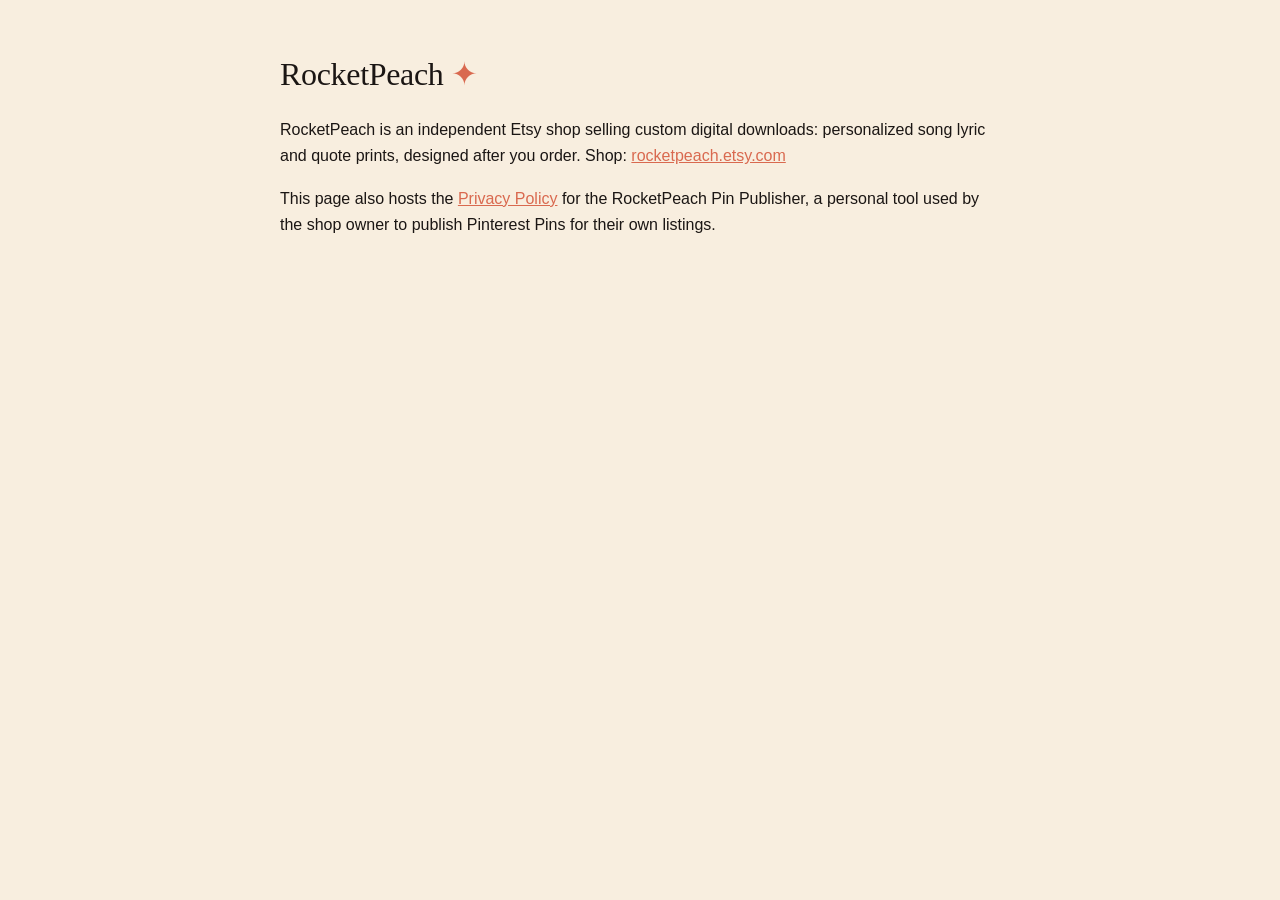
<file: index.html>
<!doctype html>
<html lang="en">
<head>
<meta charset="utf-8">
<meta name="viewport" content="width=device-width, initial-scale=1">
<title>RocketPeach</title>
<link rel="stylesheet" href="style.css">
</head>
<body>
<h1>RocketPeach <span class="star">&#10022;</span></h1>
<p>RocketPeach is an independent Etsy shop selling custom digital downloads: personalized song lyric and quote prints, designed after you order.
Shop: <a href="http://rocketpeach.etsy.com">rocketpeach.etsy.com</a></p>
<p>This page also hosts the <a href="privacy.html">Privacy Policy</a> for the
RocketPeach Pin Publisher, a personal tool used by the shop owner to
publish Pinterest Pins for their own listings.</p>
</body>
</html>
</file>
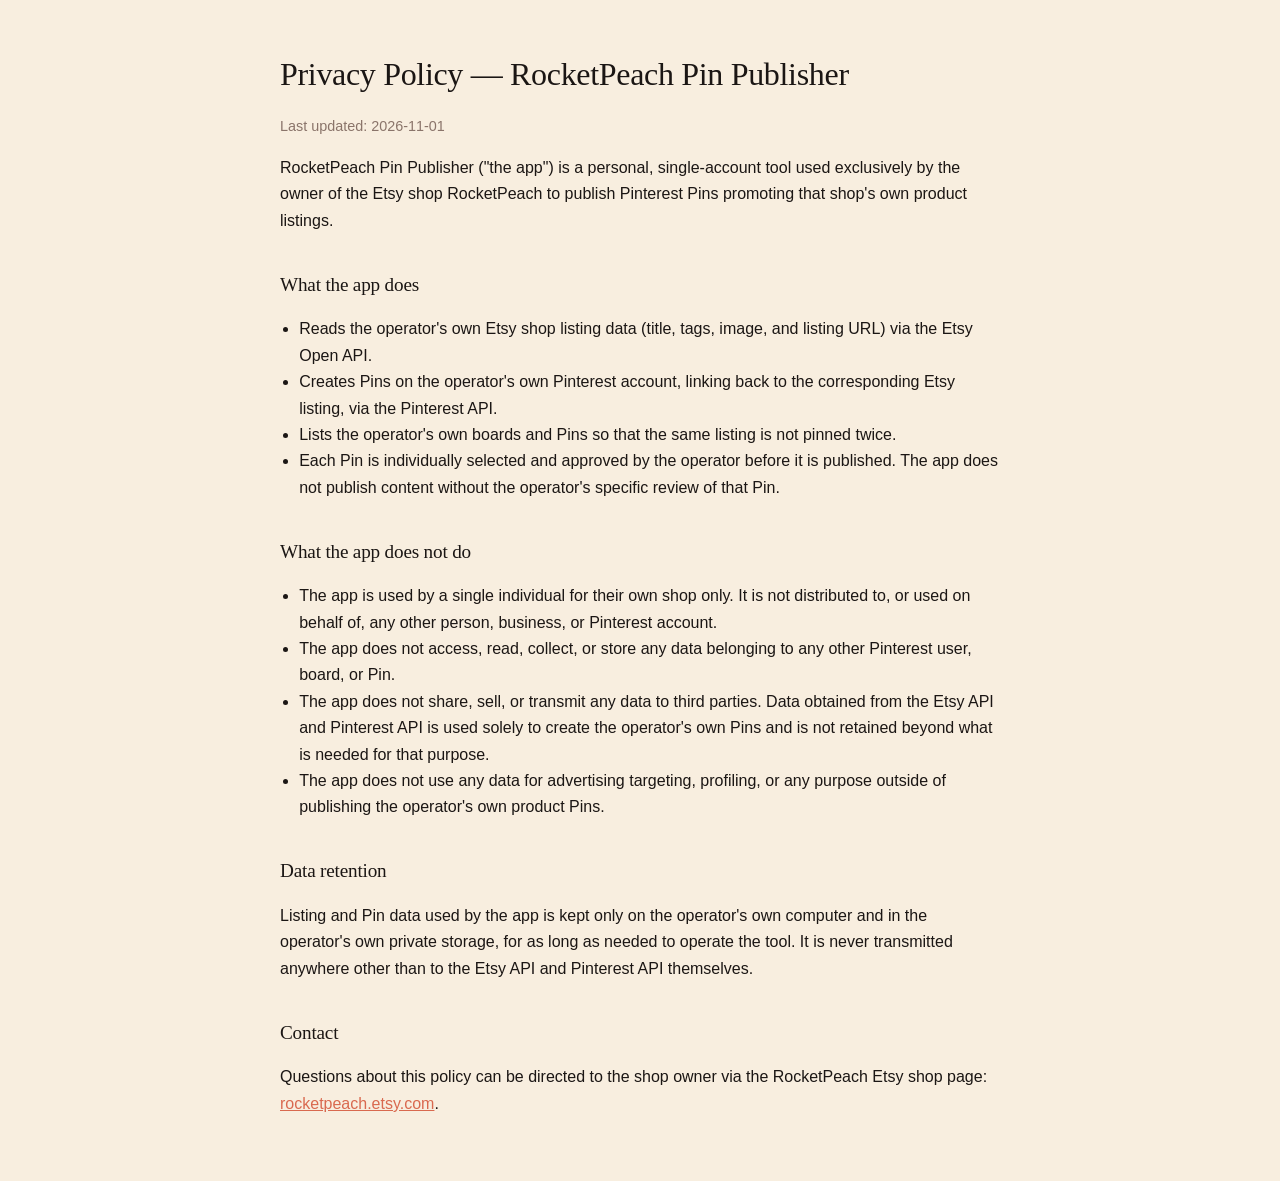
<file: privacy.html>
<!doctype html>
<html lang="en">
<head>
<meta charset="utf-8">
<meta name="viewport" content="width=device-width, initial-scale=1">
<title>Privacy Policy - RocketPeach Pin Publisher</title>
<link rel="stylesheet" href="style.css">
</head>
<body>
<h1>Privacy Policy &mdash; RocketPeach Pin Publisher</h1>
<p class="updated">Last updated: 2026-11-01</p>

<p>RocketPeach Pin Publisher ("the app") is a personal, single-account
tool used exclusively by the owner of the Etsy shop RocketPeach to
publish Pinterest Pins promoting that shop's own product listings.</p>

<h2>What the app does</h2>
<ul>
  <li>Reads the operator's own Etsy shop listing data (title, tags, image,
  and listing URL) via the Etsy Open API.</li>
  <li>Creates Pins on the operator's own Pinterest account, linking back to
  the corresponding Etsy listing, via the Pinterest API.</li>
  <li>Lists the operator's own boards and Pins so that the same listing is not pinned twice.</li>
  <li>Each Pin is individually selected and approved by the operator before
  it is published. The app does not publish content without the operator's
  specific review of that Pin.</li>
</ul>

<h2>What the app does not do</h2>
<ul>
  <li>The app is used by a single individual for their own shop only. It is
  not distributed to, or used on behalf of, any other person, business, or
  Pinterest account.</li>
  <li>The app does not access, read, collect, or store any data belonging to
  any other Pinterest user, board, or Pin.</li>
  <li>The app does not share, sell, or transmit any data to third parties.
  Data obtained from the Etsy API and Pinterest API is used solely to
  create the operator's own Pins and is not retained beyond what is needed
  for that purpose.</li>
  <li>The app does not use any data for advertising targeting, profiling,
  or any purpose outside of publishing the operator's own product Pins.</li>
</ul>

<h2>Data retention</h2>
<p>Listing and Pin data used by the app is kept only on the operator's own
computer and in the operator's own private storage, for as long as needed
to operate the tool. It is never transmitted anywhere other than to the
Etsy API and Pinterest API themselves.</p>

<h2>Contact</h2>
<p>Questions about this policy can be directed to the shop owner via the
RocketPeach Etsy shop page:
<a href="http://rocketpeach.etsy.com">rocketpeach.etsy.com</a>.</p>

</body>
</html>
</file>
<file: style.css>
body{font-family:-apple-system,"Segoe UI",Helvetica,Arial,sans-serif;max-width:720px;margin:0 auto;padding:48px 24px;line-height:1.65;color:#1B1614;background:#F8EEDF}
h1,h2{font-family:Georgia,"Times New Roman",serif;font-weight:500;letter-spacing:-.01em}
h1{font-size:2em;margin:0 0 .4em}h2{font-size:1.2em;margin-top:1.8em}
a{color:#D9694F}.updated{color:#8A746A;font-size:.9em}.star{color:#D9694F}
ul{padding-left:1.2em}
</file>
